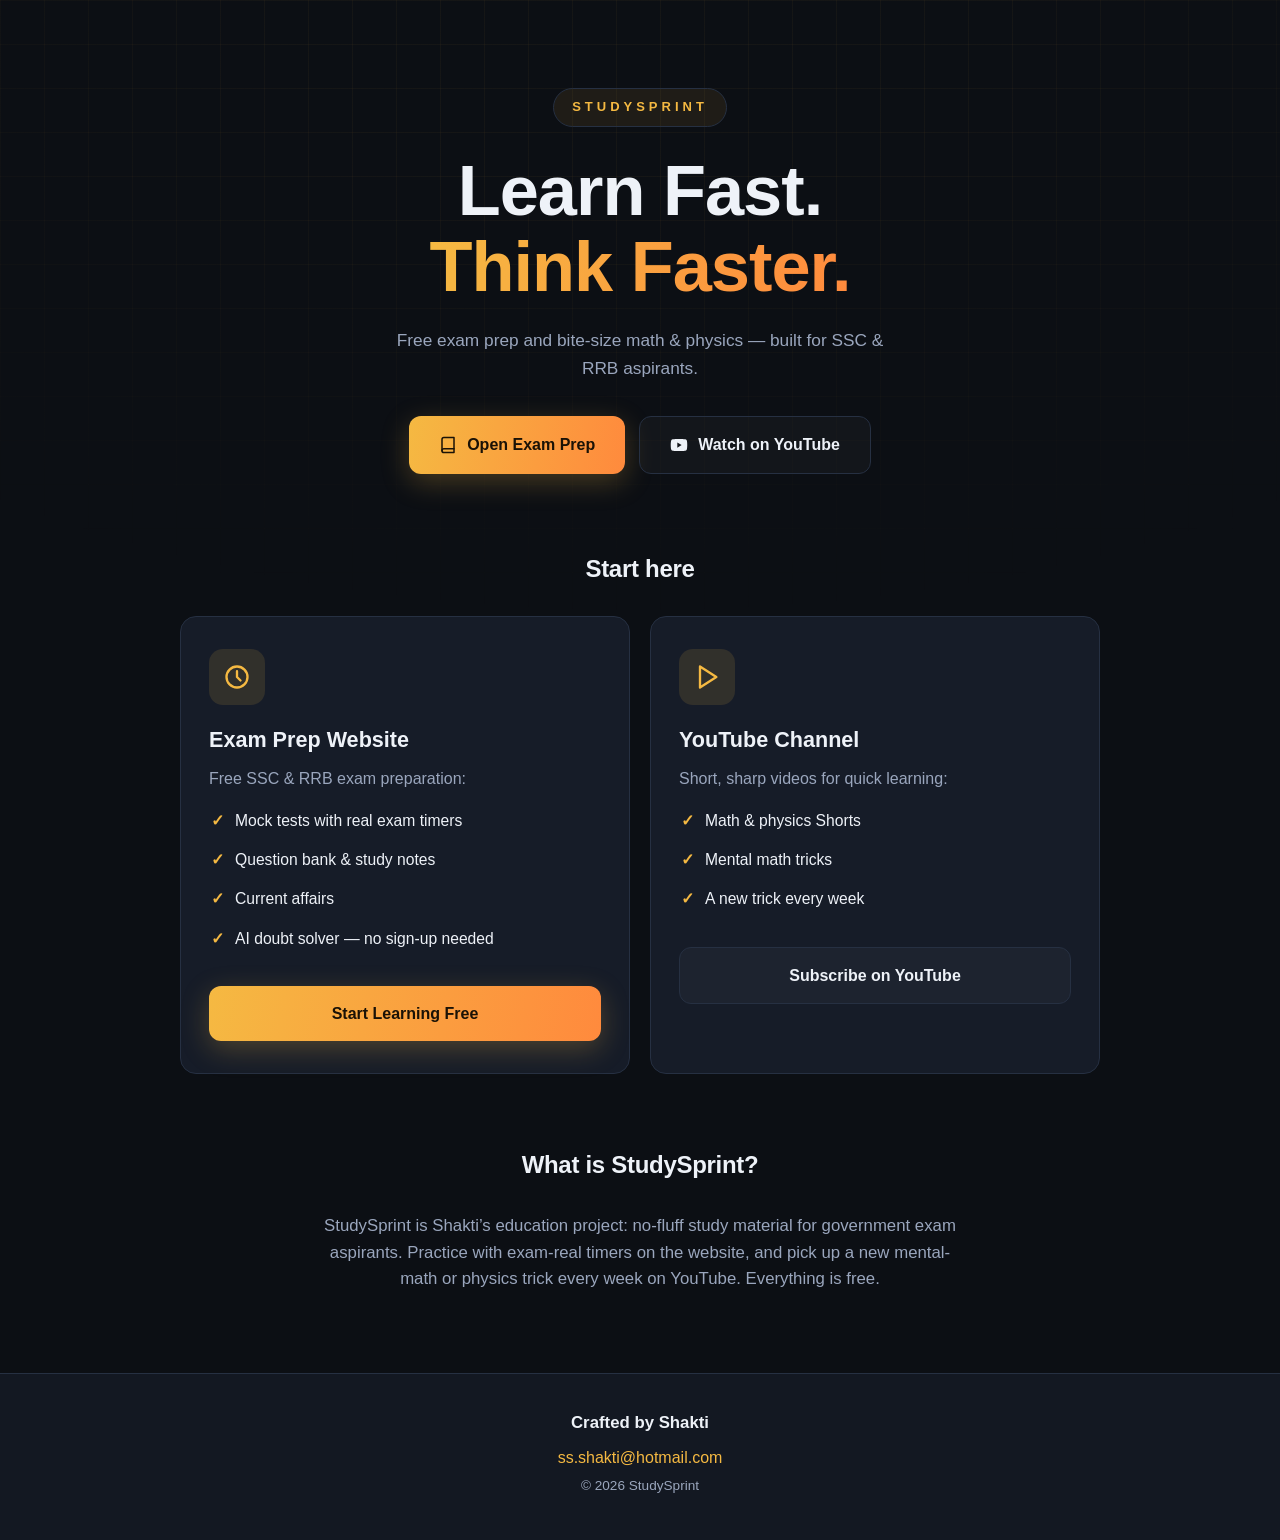
<file: index.html>
<!DOCTYPE html>
<html lang="en">
<head>
  <meta charset="UTF-8">
  <meta name="viewport" content="width=device-width, initial-scale=1.0">
  <title>StudySprint — Learn Fast. Think Faster.</title>
  <meta name="description" content="StudySprint: free SSC/RRB exam prep with real exam timers, question bank, study notes and AI doubt solver — plus math & physics Shorts every week on YouTube.">
  <link rel="stylesheet" href="styles.css">
</head>
<body>
  <div class="bg-grid" aria-hidden="true"></div>

  <header class="hero">
    <p class="eyebrow">StudySprint</p>
    <h1>Learn Fast.<br><span class="accent">Think Faster.</span></h1>
    <p class="sub">Free exam prep and bite-size math &amp; physics — built for SSC &amp; RRB aspirants.</p>
    <div class="cta-row">
      <a class="btn btn-primary" href="https://muse.ai/s/exam-prep-et5xvxoxuxixyxltxk" target="_blank" rel="noopener">
        <svg viewBox="0 0 24 24" width="18" height="18" fill="none" stroke="currentColor" stroke-width="2" stroke-linecap="round" stroke-linejoin="round" aria-hidden="true"><path d="M4 19.5A2.5 2.5 0 0 1 6.5 17H20"/><path d="M6.5 2H20v20H6.5A2.5 2.5 0 0 1 4 19.5v-15A2.5 2.5 0 0 1 6.5 2z"/></svg>
        Open Exam Prep
      </a>
      <a class="btn btn-ghost" href="https://www.youtube.com/@StudySprint_Learn" target="_blank" rel="noopener">
        <svg viewBox="0 0 24 24" width="18" height="18" fill="currentColor" aria-hidden="true"><path d="M23 12s0-3.85-.46-5.58a2.9 2.9 0 0 0-2-2C18.75 4 12 4 12 4s-6.75 0-8.54.42a2.9 2.9 0 0 0-2 2C1 8.15 1 12 1 12s0 3.85.46 5.58a2.9 2.9 0 0 0 2 2c1.79.42 8.54.42 8.54.42s6.75 0 8.54-.42a2.9 2.9 0 0 0 2-2C23 15.85 23 12 23 12zM9.75 15.5v-7L15.5 12l-5.75 3.5z"/></svg>
        Watch on YouTube
      </a>
    </div>
  </header>

  <main>
    <section class="cards" id="start">
      <h2>Start here</h2>
      <div class="card-grid">
        <article class="card reveal">
          <div class="card-icon" aria-hidden="true">
            <svg viewBox="0 0 24 24" width="28" height="28" fill="none" stroke="currentColor" stroke-width="2" stroke-linecap="round" stroke-linejoin="round"><circle cx="12" cy="12" r="9"/><path d="M12 7v5l3 3"/></svg>
          </div>
          <h3>Exam Prep Website</h3>
          <p>Free SSC &amp; RRB exam preparation:</p>
          <ul>
            <li>Mock tests with real exam timers</li>
            <li>Question bank &amp; study notes</li>
            <li>Current affairs</li>
            <li>AI doubt solver — no sign-up needed</li>
          </ul>
          <a class="btn btn-primary btn-block" href="https://muse.ai/s/exam-prep-et5xvxoxuxixyxltxk" target="_blank" rel="noopener">Start Learning Free</a>
        </article>

        <article class="card reveal">
          <div class="card-icon" aria-hidden="true">
            <svg viewBox="0 0 24 24" width="28" height="28" fill="none" stroke="currentColor" stroke-width="2" stroke-linecap="round" stroke-linejoin="round"><polygon points="6 3 20 12 6 21 6 3"/></svg>
          </div>
          <h3>YouTube Channel</h3>
          <p>Short, sharp videos for quick learning:</p>
          <ul>
            <li>Math &amp; physics Shorts</li>
            <li>Mental math tricks</li>
            <li>A new trick every week</li>
          </ul>
          <a class="btn btn-ghost btn-block" href="https://www.youtube.com/@StudySprint_Learn" target="_blank" rel="noopener">Subscribe on YouTube</a>
        </article>
      </div>
    </section>

    <section class="about reveal">
      <h2>What is StudySprint?</h2>
      <p>StudySprint is Shakti&rsquo;s education project: no-fluff study material for government exam aspirants. Practice with exam-real timers on the website, and pick up a new mental-math or physics trick every week on YouTube. Everything is free.</p>
    </section>
  </main>

  <footer>
    <p class="credit">Crafted by Shakti</p>
    <p class="contact"><a href="mailto:ss.shakti@hotmail.com">ss.shakti@hotmail.com</a></p>
    <p class="copy">&copy; <span id="year">2026</span> StudySprint</p>
  </footer>

  <script src="script.js"></script>
</body>
</html>
</file>
<file: styles.css>
/* StudySprint landing page — dark chalkboard-inspired theme, mobile-first */

:root {
  --bg: #0c0f14;
  --bg-soft: #131822;
  --card: #161c28;
  --border: #263042;
  --text: #eef2f8;
  --muted: #9aa6bd;
  --accent: #f5b942;
  --accent-2: #ff8a3d;
  --radius: 16px;
}

* { margin: 0; padding: 0; box-sizing: border-box; }

html { scroll-behavior: smooth; }

body {
  font-family: -apple-system, BlinkMacSystemFont, "Segoe UI", Roboto, Helvetica, Arial, sans-serif;
  background: var(--bg);
  color: var(--text);
  line-height: 1.6;
  min-height: 100vh;
  display: flex;
  flex-direction: column;
}

/* faint chalk-grid backdrop */
.bg-grid {
  position: fixed;
  inset: 0;
  z-index: -1;
  background-image:
    linear-gradient(rgba(245,185,66,0.045) 1px, transparent 1px),
    linear-gradient(90deg, rgba(245,185,66,0.045) 1px, transparent 1px);
  background-size: 44px 44px;
  mask-image: radial-gradient(ellipse 90% 70% at 50% 0%, black 30%, transparent 100%);
}

/* ---------- hero ---------- */
.hero {
  text-align: center;
  padding: 88px 20px 56px;
  max-width: 760px;
  margin: 0 auto;
}

.eyebrow {
  display: inline-block;
  font-size: 13px;
  font-weight: 700;
  letter-spacing: 4px;
  text-transform: uppercase;
  color: var(--accent);
  border: 1px solid var(--border);
  background: rgba(245,185,66,0.08);
  padding: 8px 18px;
  border-radius: 999px;
  margin-bottom: 26px;
}

.hero h1 {
  font-size: clamp(2.6rem, 8vw, 4.4rem);
  line-height: 1.08;
  font-weight: 800;
  letter-spacing: -1px;
}

.hero h1 .accent {
  background: linear-gradient(100deg, var(--accent), var(--accent-2));
  -webkit-background-clip: text;
  background-clip: text;
  color: transparent;
}

.hero .sub {
  margin: 22px auto 0;
  max-width: 520px;
  color: var(--muted);
  font-size: 1.08rem;
}

.cta-row {
  display: flex;
  gap: 14px;
  justify-content: center;
  flex-wrap: wrap;
  margin-top: 34px;
}

/* ---------- buttons ---------- */
.btn {
  display: inline-flex;
  align-items: center;
  gap: 10px;
  padding: 15px 30px;
  border-radius: 12px;
  font-size: 1rem;
  font-weight: 700;
  text-decoration: none;
  transition: transform 0.15s ease, box-shadow 0.15s ease, background 0.15s ease;
}

.btn-primary {
  background: linear-gradient(100deg, var(--accent), var(--accent-2));
  color: #1a1206;
  box-shadow: 0 8px 28px rgba(245,185,66,0.25);
}

.btn-primary:hover { transform: translateY(-2px); box-shadow: 0 12px 34px rgba(245,185,66,0.35); }

.btn-ghost {
  border: 1px solid var(--border);
  color: var(--text);
  background: rgba(255,255,255,0.03);
}

.btn-ghost:hover { transform: translateY(-2px); border-color: var(--accent); }

.btn-block { width: 100%; justify-content: center; margin-top: 22px; }

/* ---------- cards ---------- */
main { flex: 1; width: 100%; }

.cards {
  max-width: 960px;
  margin: 0 auto;
  padding: 20px 20px 64px;
}

.cards h2, .about h2 {
  text-align: center;
  font-size: 1.5rem;
  margin-bottom: 28px;
  letter-spacing: -0.3px;
}

.card-grid {
  display: grid;
  grid-template-columns: 1fr;
  gap: 20px;
}

@media (min-width: 720px) {
  .card-grid { grid-template-columns: 1fr 1fr; }
}

.card {
  background: var(--card);
  border: 1px solid var(--border);
  border-radius: var(--radius);
  padding: 32px 28px;
  transition: transform 0.15s ease, border-color 0.15s ease;
}

.card:hover { transform: translateY(-3px); border-color: rgba(245,185,66,0.45); }

.card-icon {
  width: 56px;
  height: 56px;
  border-radius: 14px;
  display: flex;
  align-items: center;
  justify-content: center;
  background: rgba(245,185,66,0.12);
  color: var(--accent);
  margin-bottom: 18px;
}

.card h3 { font-size: 1.35rem; margin-bottom: 8px; }

.card p { color: var(--muted); margin-bottom: 10px; }

.card ul { list-style: none; margin-bottom: 6px; }

.card ul li {
  padding: 7px 0 7px 26px;
  position: relative;
  color: var(--text);
  font-size: 0.98rem;
}

.card ul li::before {
  content: "✓";
  position: absolute;
  left: 2px;
  color: var(--accent);
  font-weight: 700;
}

/* ---------- about ---------- */
.about {
  max-width: 680px;
  margin: 0 auto;
  padding: 8px 20px 80px;
  text-align: center;
}

.about p { color: var(--muted); font-size: 1.05rem; }

/* ---------- footer ---------- */
footer {
  text-align: center;
  padding: 36px 20px 44px;
  border-top: 1px solid var(--border);
  background: var(--bg-soft);
}

footer .credit { font-weight: 700; font-size: 1.05rem; }

footer .contact { margin: 8px 0 4px; }

footer .contact a { color: var(--accent); text-decoration: none; }
footer .contact a:hover { text-decoration: underline; }

footer .copy { color: var(--muted); font-size: 0.85rem; }

/* ---------- reveal animation ---------- */
.reveal { opacity: 0; transform: translateY(18px); transition: opacity 0.5s ease, transform 0.5s ease; }
.reveal.visible { opacity: 1; transform: none; }

@media (prefers-reduced-motion: reduce) {
  .reveal { opacity: 1; transform: none; transition: none; }
  html { scroll-behavior: auto; }
}
</file>
